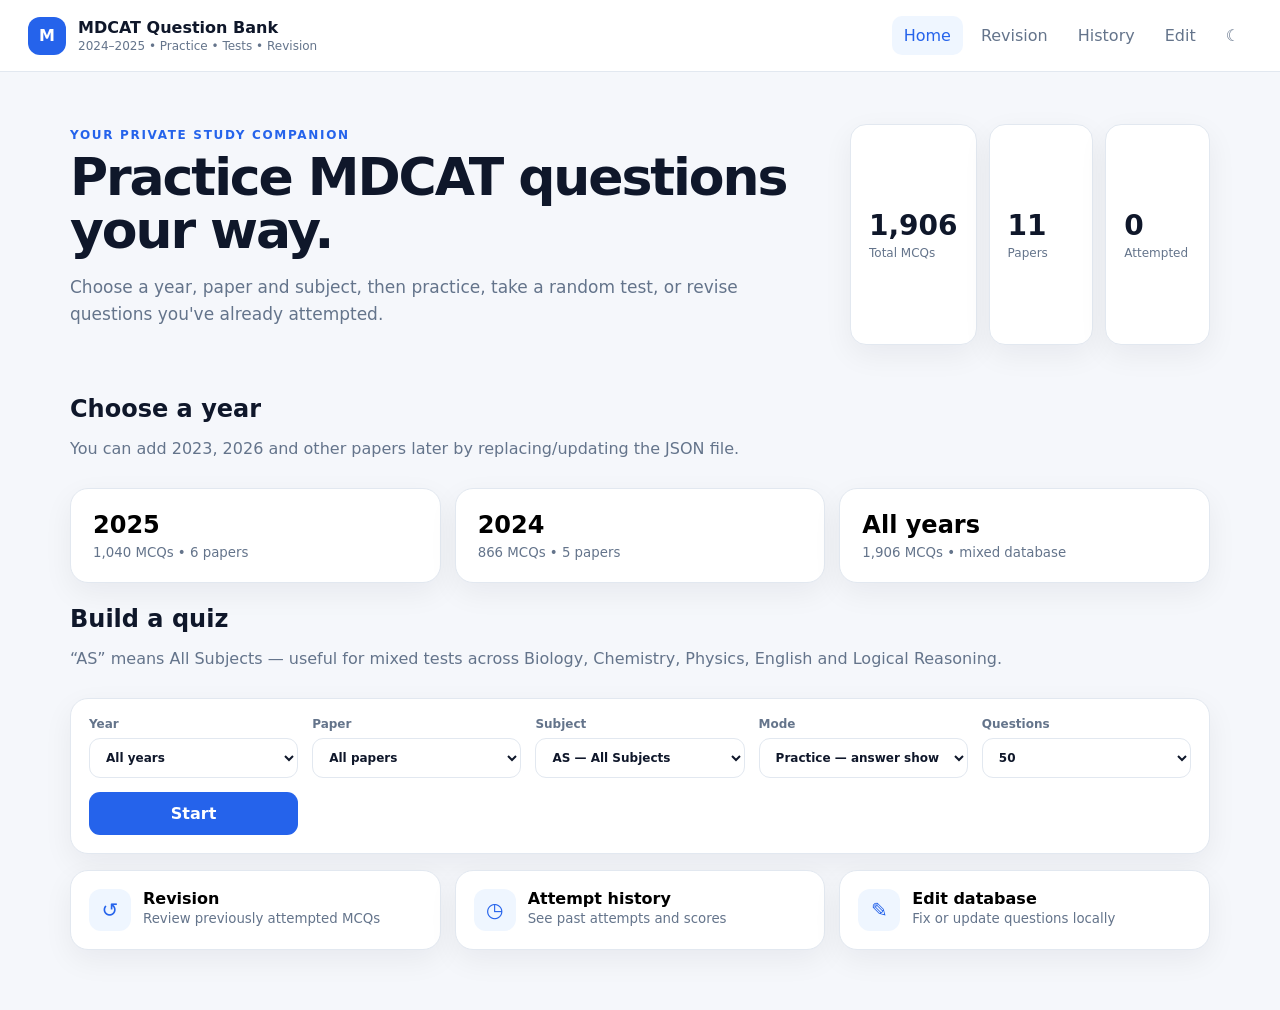
<file: index.html>
<!doctype html>
<html lang="en">
<head>
  <meta charset="utf-8">
  <meta name="viewport" content="width=device-width, initial-scale=1">
  <meta name="theme-color" content="#0f172a">
  <title>MDCAT Question Bank</title>
  <link rel="stylesheet" href="style.css">
</head>
<body>
  <header class="topbar">
    <div class="brand" data-nav="home">
      <div class="brand-mark">M</div>
      <div>
        <div class="brand-title">MDCAT Question Bank</div>
        <div class="brand-subtitle">2024–2025 • Practice • Tests • Revision</div>
      </div>
    </div>
    <nav class="nav">
      <button class="nav-btn active" data-nav="home">Home</button>
      <button class="nav-btn" data-nav="revision">Revision</button>
      <button class="nav-btn" data-nav="history">History</button>
      <button class="nav-btn" data-nav="editor">Edit</button>
      <button class="icon-btn" id="themeBtn" title="Toggle theme">☾</button>
    </nav>
  </header>

  <main id="app">
    <section id="homeView" class="view active">
      <div class="hero">
        <div>
          <span class="eyebrow">Your private study companion</span>
          <h1>Practice MDCAT questions your way.</h1>
          <p>Choose a year, paper and subject, then practice, take a random test, or revise questions you've already attempted.</p>
        </div>
        <div class="hero-stats">
          <div class="stat-card"><strong id="totalCount">—</strong><span>Total MCQs</span></div>
          <div class="stat-card"><strong id="paperCount">—</strong><span>Papers</span></div>
          <div class="stat-card"><strong id="attemptedCount">0</strong><span>Attempted</span></div>
        </div>
      </div>

      <div class="section-title-row">
        <div>
          <h2>Choose a year</h2>
          <p class="muted">You can add 2023, 2026 and other papers later by replacing/updating the JSON file.</p>
        </div>
      </div>
      <div class="year-grid" id="yearGrid"></div>

      <div class="section-title-row">
        <div>
          <h2>Build a quiz</h2>
          <p class="muted">“AS” means All Subjects — useful for mixed tests across Biology, Chemistry, Physics, English and Logical Reasoning.</p>
        </div>
      </div>

      <div class="filters card">
        <label>Year
          <select id="homeYear"></select>
        </label>
        <label>Paper
          <select id="homePaper"></select>
        </label>
        <label>Subject
          <select id="homeSubject"></select>
        </label>
        <label>Mode
          <select id="homeMode">
            <option value="practice">Practice — answer shown immediately</option>
            <option value="random">Random Test — mixed questions</option>
            <option value="paper">Paper Test — keep paper order</option>
            <option value="revision">Revision — attempted questions</option>
          </select>
        </label>
        <label id="countWrap">Questions
          <select id="homeCount">
            <option value="10">10</option>
            <option value="25">25</option>
            <option value="50" selected>50</option>
            <option value="100">100</option>
            <option value="all">All available</option>
          </select>
        </label>
        <button class="primary full" id="startQuizBtn">Start</button>
      </div>

      <div class="quick-actions">
        <button class="card action-card" data-nav="revision"><span class="action-icon">↺</span><span><strong>Revision</strong><small>Review previously attempted MCQs</small></span></button>
        <button class="card action-card" data-nav="history"><span class="action-icon">◷</span><span><strong>Attempt history</strong><small>See past attempts and scores</small></span></button>
        <button class="card action-card" data-nav="editor"><span class="action-icon">✎</span><span><strong>Edit database</strong><small>Fix or update questions locally</small></span></button>
      </div>
    </section>

    <section id="quizView" class="view">
      <div class="quiz-top card">
        <button class="ghost" id="exitQuizBtn">← Exit</button>
        <div class="quiz-meta">
          <span id="quizModeLabel"></span>
          <span id="quizProgress"></span>
        </div>
        <button class="ghost" id="flagBtn">⚑ Flag</button>
      </div>

      <div class="progress-track"><div id="progressBar"></div></div>

      <div class="question-shell">
        <div class="question-card card">
          <div class="question-tags">
            <span id="qYearTag" class="tag"></span>
            <span id="qPaperTag" class="tag"></span>
            <span id="qSubjectTag" class="tag"></span>
            <span id="qOriginalTag" class="tag accent"></span>
          </div>
          <h2 id="questionText">Loading…</h2>
          <div id="options" class="options"></div>
          <div id="explanation" class="answer-panel hidden"></div>
        </div>

        <aside class="quiz-side card">
          <div class="side-title">Question palette</div>
          <div id="palette" class="palette"></div>
          <div class="side-hint">Green = correct, red = incorrect, blue = current.</div>
        </aside>
      </div>

      <div class="quiz-actions card">
        <button class="ghost" id="prevBtn">← Previous</button>
        <div class="quiz-actions-center">
          <span id="answeredLabel">0 answered</span>
          <span id="timerLabel" class="timer hidden">00:00</span>
        </div>
        <button class="primary" id="nextBtn">Next →</button>
      </div>
    </section>

    <section id="resultView" class="view">
      <div class="result-hero card">
        <span class="eyebrow">Attempt complete</span>
        <h1 id="resultTitle">Your Result</h1>
        <div class="score-big" id="resultScore">0%</div>
        <p id="resultSummary"></p>
      </div>
      <div class="result-grid">
        <div class="card metric"><strong id="resultCorrect">0</strong><span>Correct</span></div>
        <div class="card metric"><strong id="resultWrong">0</strong><span>Wrong</span></div>
        <div class="card metric"><strong id="resultSkipped">0</strong><span>Skipped</span></div>
        <div class="card metric"><strong id="resultUnkeyed">0</strong><span>Unkeyed</span></div>
      </div>
      <div class="card result-actions">
        <button class="primary" id="reviewResultBtn">Review answers</button>
        <button class="ghost" id="retryResultBtn">Try again</button>
        <button class="ghost" data-nav="home">Home</button>
      </div>
      <div id="resultDetails" class="card"></div>
    </section>

    <section id="revisionView" class="view">
      <div class="page-heading">
        <div>
          <span class="eyebrow">Revision</span>
          <h1>Questions you've attempted</h1>
          <p class="muted">Revise mistakes first, or browse everything you've already attempted.</p>
        </div>
        <button class="primary" id="startRevisionBtn">Start revision</button>
      </div>

      <div class="card filters compact">
        <label>Show
          <select id="revisionFilter">
            <option value="all">All attempted</option>
            <option value="wrong" selected>Incorrect / needs revision</option>
            <option value="correct">Correct</option>
            <option value="unanswered">Never answered correctly</option>
          </select>
        </label>
        <label>Year
          <select id="revisionYear"></select>
        </label>
        <label>Subject
          <select id="revisionSubject"></select>
        </label>
        <input id="revisionSearch" placeholder="Search question or paper…">
      </div>

      <div id="revisionList" class="list"></div>
    </section>

    <section id="historyView" class="view">
      <div class="page-heading">
        <div>
          <span class="eyebrow">History</span>
          <h1>Attempt history</h1>
          <p class="muted">Every completed quiz is stored in this browser.</p>
        </div>
        <button class="ghost danger" id="clearHistoryBtn">Clear history</button>
      </div>
      <div id="historyList" class="list"></div>
    </section>

    <section id="editorView" class="view">
      <div class="page-heading">
        <div>
          <span class="eyebrow">Database editor</span>
          <h1>Edit questions</h1>
          <p class="muted">Changes here are saved in this browser only. Use Export JSON to create an updated database you can publish to GitHub.</p>
        </div>
      </div>
      <div class="editor-layout">
        <div class="card editor-list-panel">
          <div class="editor-toolbar">
            <input id="editorSearch" placeholder="Search by question, paper or original number…">
            <select id="editorYear"></select>
            <select id="editorSubject"></select>
          </div>
          <div id="editorList" class="list slim"></div>
        </div>
        <div class="card editor-form-panel">
          <div id="editorEmpty" class="empty">Select a question to edit.</div>
          <form id="editorForm" class="hidden">
            <div class="editor-fields">
              <div class="field-row">
                <label>Question number<input id="editOriginalNumber" type="number"></label>
                <label>Year<input id="editYear" type="number"></label>
              </div>
              <label>Paper<input id="editPaper"></label>
              <label>Subject<select id="editSubject">
                <option>Biology</option><option>Chemistry</option><option>Physics</option><option>English</option><option>Logical Reasoning</option>
              </select></label>
              <label>Question<textarea id="editQuestion" rows="5"></textarea></label>
              <div class="option-grid">
                <label>A<textarea id="editA" rows="3"></textarea></label>
                <label>B<textarea id="editB" rows="3"></textarea></label>
                <label>C<textarea id="editC" rows="3"></textarea></label>
                <label>D<textarea id="editD" rows="3"></textarea></label>
                <label>E<textarea id="editE" rows="3"></textarea></label>
              </div>
              <label>Answer
                <select id="editAnswer"><option value="">No key / unknown</option><option>A</option><option>B</option><option>C</option><option>D</option><option>E</option></select>
              </label>
            </div>
            <div class="editor-actions">
              <button type="submit" class="primary">Save changes</button>
              <button type="button" class="ghost" id="resetQuestionBtn">Reset this question</button>
              <button type="button" class="ghost" id="exportJsonBtn">Export JSON</button>
              <button type="button" class="ghost" id="importJsonBtn">Import JSON</button>
              <input id="importJsonInput" type="file" accept=".json" class="hidden">
            </div>
          </form>
        </div>
      </div>
      <div class="card editor-note">
        <strong>Publishing note:</strong> GitHub Pages is static. The editor can prepare an updated JSON file, but it cannot write back to GitHub automatically. After exporting, replace <code>questions.json</code> in your repository with the exported file and commit the change.
      </div>
    </section>
  </main>

  <div id="toast" class="toast hidden"></div>

  <script src="script.js"></script>
</body>
</html>
</file>
<file: style.css>
*{box-sizing:border-box}
:root{
  --bg:#f5f7fb;--card:#fff;--text:#0f172a;--muted:#64748b;--line:#e2e8f0;
  --primary:#2563eb;--primary-soft:#eff6ff;--success:#16a34a;--success-soft:#f0fdf4;
  --danger:#dc2626;--danger-soft:#fef2f2;--warning:#d97706;--shadow:0 10px 30px rgba(15,23,42,.06);
}
html.dark{--bg:#0b1220;--card:#111827;--text:#e5e7eb;--muted:#94a3b8;--line:#243244;--primary:#60a5fa;--primary-soft:#172554;--success:#4ade80;--success-soft:#052e16;--danger:#f87171;--danger-soft:#450a0a;--warning:#fbbf24;--shadow:0 12px 30px rgba(0,0,0,.2)}
body{margin:0;font-family:Inter,ui-sans-serif,system-ui,-apple-system,BlinkMacSystemFont,"Segoe UI",sans-serif;background:var(--bg);color:var(--text)}
button,input,select,textarea{font:inherit}
button{cursor:pointer}
.topbar{height:72px;background:var(--card);border-bottom:1px solid var(--line);display:flex;align-items:center;justify-content:space-between;padding:0 28px;position:sticky;top:0;z-index:20}
.brand{display:flex;align-items:center;gap:12px;cursor:pointer}.brand-mark{width:38px;height:38px;border-radius:12px;background:var(--primary);color:white;display:grid;place-items:center;font-weight:900}.brand-title{font-weight:800}.brand-subtitle{font-size:12px;color:var(--muted);margin-top:2px}
.nav{display:flex;align-items:center;gap:6px}.nav-btn,.icon-btn{border:0;background:transparent;color:var(--muted);padding:10px 12px;border-radius:10px}.nav-btn:hover,.nav-btn.active,.icon-btn:hover{background:var(--primary-soft);color:var(--primary)}
main{max-width:1180px;margin:0 auto;padding:30px 20px 60px}.view{display:none}.view.active{display:block}
.hero{display:flex;gap:30px;justify-content:space-between;align-items:stretch;padding:22px 0 28px}.hero h1,.page-heading h1{font-size:clamp(32px,5vw,52px);line-height:1.02;margin:8px 0 12px;letter-spacing:-.04em}.hero p{max-width:680px;color:var(--muted);font-size:17px;line-height:1.6}.eyebrow{display:inline-block;font-size:12px;text-transform:uppercase;letter-spacing:.14em;font-weight:800;color:var(--primary)}
.hero-stats{display:grid;grid-template-columns:repeat(3,1fr);gap:12px;min-width:360px}.stat-card,.metric{background:var(--card);border:1px solid var(--line);border-radius:16px;padding:18px;display:flex;flex-direction:column;justify-content:center;box-shadow:var(--shadow)}.stat-card strong,.metric strong{font-size:28px}.stat-card span,.metric span{font-size:12px;color:var(--muted);margin-top:4px}
.section-title-row,.page-heading{display:flex;align-items:end;justify-content:space-between;margin:22px 0 14px}.section-title-row h2,.page-heading h2{margin:0 0 6px}.muted{color:var(--muted)}
.year-grid{display:grid;grid-template-columns:repeat(3,minmax(0,1fr));gap:14px}.year-card{border:1px solid var(--line);background:var(--card);border-radius:18px;padding:22px;box-shadow:var(--shadow);text-align:left;transition:.18s}.year-card:hover{transform:translateY(-2px);border-color:var(--primary)}.year-card strong{display:block;font-size:24px}.year-card small{color:var(--muted);display:block;margin-top:6px}
.card{background:var(--card);border:1px solid var(--line);border-radius:18px;box-shadow:var(--shadow)}.filters{display:grid;grid-template-columns:repeat(5,minmax(0,1fr));gap:14px;padding:18px}.filters.compact{grid-template-columns:1fr 1fr 1fr 2fr}.filters label,.editor-fields label{display:flex;flex-direction:column;gap:7px;font-weight:700;font-size:12px;color:var(--muted)}.filters select,.filters input,.editor-fields input,.editor-fields select,.editor-fields textarea,.editor-toolbar input,.editor-toolbar select{width:100%;padding:11px 12px;border:1px solid var(--line);border-radius:11px;background:var(--card);color:var(--text);outline:none}.filters select:focus,.filters input:focus,.editor-fields input:focus,.editor-fields select:focus,.editor-fields textarea:focus,.editor-toolbar input:focus,.editor-toolbar select:focus{border-color:var(--primary);box-shadow:0 0 0 3px var(--primary-soft)}
.primary,.ghost{border-radius:11px;padding:11px 14px;border:1px solid transparent;font-weight:800}.primary{background:var(--primary);color:#fff}.primary:hover{filter:brightness(.96)}.ghost{background:transparent;border-color:var(--line);color:var(--text)}.ghost:hover{background:var(--bg)}.danger{color:var(--danger);border-color:var(--danger)}.full{width:100%;align-self:end}
.quick-actions{display:grid;grid-template-columns:repeat(3,1fr);gap:14px;margin-top:16px}.action-card{padding:18px;display:flex;gap:12px;align-items:flex-start;text-align:left}.action-icon{width:42px;height:42px;display:grid;place-items:center;border-radius:12px;background:var(--primary-soft);color:var(--primary);font-size:20px}.action-card strong,.action-card small{display:block}.action-card small{color:var(--muted);margin-top:3px}

.quiz-top{display:flex;align-items:center;justify-content:space-between;padding:12px 14px}.quiz-meta{display:flex;flex-direction:column;align-items:center;gap:2px;font-size:12px;color:var(--muted)}.progress-track{height:8px;background:var(--line);border-radius:99px;overflow:hidden;margin:12px 0 16px}.progress-track div{height:100%;width:0;background:var(--primary);transition:.2s}
.question-shell{display:grid;grid-template-columns:minmax(0,1fr) 280px;gap:16px}.question-card{padding:24px}.question-tags{display:flex;flex-wrap:wrap;gap:7px}.tag{background:var(--bg);color:var(--muted);border-radius:999px;padding:7px 10px;font-size:11px;font-weight:800}.tag.accent{background:var(--primary-soft);color:var(--primary)}.question-card h2{font-size:26px;line-height:1.45;margin:20px 0}.options{display:grid;gap:10px}.option-btn{text-align:left;border:1px solid var(--line);background:var(--card);border-radius:14px;padding:15px;display:flex;gap:12px;align-items:flex-start;transition:.15s}.option-btn:hover{border-color:var(--primary);background:var(--primary-soft)}.option-letter{width:30px;height:30px;border-radius:10px;display:grid;place-items:center;background:var(--bg);font-weight:900;flex:none}.option-btn.selected{border-color:var(--primary);background:var(--primary-soft)}.option-btn.correct{border-color:var(--success);background:var(--success-soft)}.option-btn.wrong{border-color:var(--danger);background:var(--danger-soft)}.option-btn.disabled{cursor:default}.answer-panel{margin-top:16px;padding:14px;border-radius:13px;background:var(--bg);border:1px solid var(--line);line-height:1.55}.answer-panel.correct{background:var(--success-soft);border-color:var(--success)}.answer-panel.wrong{background:var(--danger-soft);border-color:var(--danger)}
.quiz-side{padding:16px;height:max-content;position:sticky;top:88px}.side-title{font-weight:800;margin-bottom:12px}.palette{display:grid;grid-template-columns:repeat(6,1fr);gap:7px}.palette button{border:1px solid var(--line);background:var(--card);height:36px;border-radius:9px;color:var(--muted);font-weight:800}.palette button.current{border-color:var(--primary);color:var(--primary);background:var(--primary-soft)}.palette button.correct{background:var(--success-soft);color:var(--success);border-color:var(--success)}.palette button.wrong{background:var(--danger-soft);color:var(--danger);border-color:var(--danger)}.side-hint{font-size:11px;color:var(--muted);line-height:1.5;margin-top:12px}
.quiz-actions{display:flex;align-items:center;justify-content:space-between;padding:12px 14px;margin-top:16px}.quiz-actions-center{display:flex;gap:14px;align-items:center;color:var(--muted);font-size:12px}.timer{font-variant-numeric:tabular-nums;font-weight:800}.hidden{display:none!important}

.result-hero{padding:30px;text-align:center}.score-big{font-size:72px;font-weight:900;letter-spacing:-.06em;margin:10px 0}.result-grid{display:grid;grid-template-columns:repeat(4,1fr);gap:14px;margin:16px 0}.metric{text-align:center}.result-actions{display:flex;gap:10px;padding:16px;justify-content:center;margin-bottom:16px}.result-actions button{min-width:150px}.result-details{padding:18px}.result-row{display:grid;grid-template-columns:60px 1fr auto;gap:12px;align-items:center;padding:12px 0;border-bottom:1px solid var(--line)}.result-row:last-child{border-bottom:0}.result-q{font-weight:700}.status-pill{padding:6px 8px;border-radius:999px;font-size:11px;font-weight:900}.status-pill.correct{background:var(--success-soft);color:var(--success)}.status-pill.wrong{background:var(--danger-soft);color:var(--danger)}.status-pill.skip{background:var(--bg);color:var(--muted)}

.list{display:grid;gap:10px}.list-item{border:1px solid var(--line);background:var(--card);border-radius:14px;padding:14px}.list-item:hover{border-color:var(--primary)}.list-item-head{display:flex;justify-content:space-between;gap:12px;align-items:flex-start}.list-item-title{font-weight:800}.list-item-sub{font-size:12px;color:var(--muted);margin-top:4px;line-height:1.5}.list-actions{display:flex;gap:8px;margin-top:10px}.list-actions button{padding:8px 10px;font-size:12px}.empty{text-align:center;color:var(--muted);padding:40px 20px}.history-item{display:grid;grid-template-columns:1fr auto;gap:12px}.history-score{font-weight:900;font-size:24px;text-align:right}.history-meta{font-size:12px;color:var(--muted)}
.editor-layout{display:grid;grid-template-columns:420px minmax(0,1fr);gap:16px}.editor-list-panel,.editor-form-panel{padding:16px;min-width:0}.editor-toolbar{display:grid;grid-template-columns:1fr 110px 130px;gap:8px;margin-bottom:12px}.list.slim{max-height:720px;overflow:auto;padding-right:2px}.editor-question-item{border:1px solid var(--line);border-radius:12px;padding:12px;cursor:pointer}.editor-question-item.active{border-color:var(--primary);background:var(--primary-soft)}.editor-question-item strong{font-size:13px}.editor-question-item small{display:block;color:var(--muted);margin-top:5px}.editor-fields{display:grid;gap:12px}.field-row{display:grid;grid-template-columns:1fr 1fr;gap:10px}.option-grid{display:grid;grid-template-columns:1fr 1fr;gap:10px}.editor-actions{display:flex;flex-wrap:wrap;gap:8px;margin-top:14px}.editor-note{margin-top:16px;padding:14px;font-size:13px;color:var(--muted)}code{background:var(--bg);padding:2px 5px;border-radius:5px}
.toast{position:fixed;bottom:20px;left:50%;transform:translateX(-50%);background:#0f172a;color:white;padding:11px 14px;border-radius:10px;z-index:50;font-size:13px}
@media (max-width:900px){.hero{flex-direction:column}.hero-stats{min-width:0}.filters{grid-template-columns:1fr 1fr}.quick-actions,.year-grid{grid-template-columns:1fr 1fr}.question-shell{grid-template-columns:1fr}.quiz-side{position:static}.result-grid{grid-template-columns:1fr 1fr}.editor-layout{grid-template-columns:1fr}.list.slim{max-height:300px}.editor-toolbar{grid-template-columns:1fr 1fr}}
@media (max-width:640px){.topbar{padding:0 12px}.brand-subtitle,.nav-btn[data-nav="editor"]{display:none}.nav{gap:0}.nav-btn{padding:9px}.hero h1,.page-heading h1{font-size:34px}.hero-stats,.year-grid,.quick-actions,.filters,.filters.compact,.result-grid{grid-template-columns:1fr}.question-card{padding:18px}.question-card h2{font-size:22px}.quiz-actions{gap:8px}.quiz-actions button{padding:10px}.palette{grid-template-columns:repeat(5,1fr)}.result-actions{flex-direction:column}.result-actions button{width:100%}.option-grid{grid-template-columns:1fr}.field-row{grid-template-columns:1fr}.history-item{grid-template-columns:1fr}.history-score{text-align:left}.editor-toolbar{grid-template-columns:1fr}}
</file>
